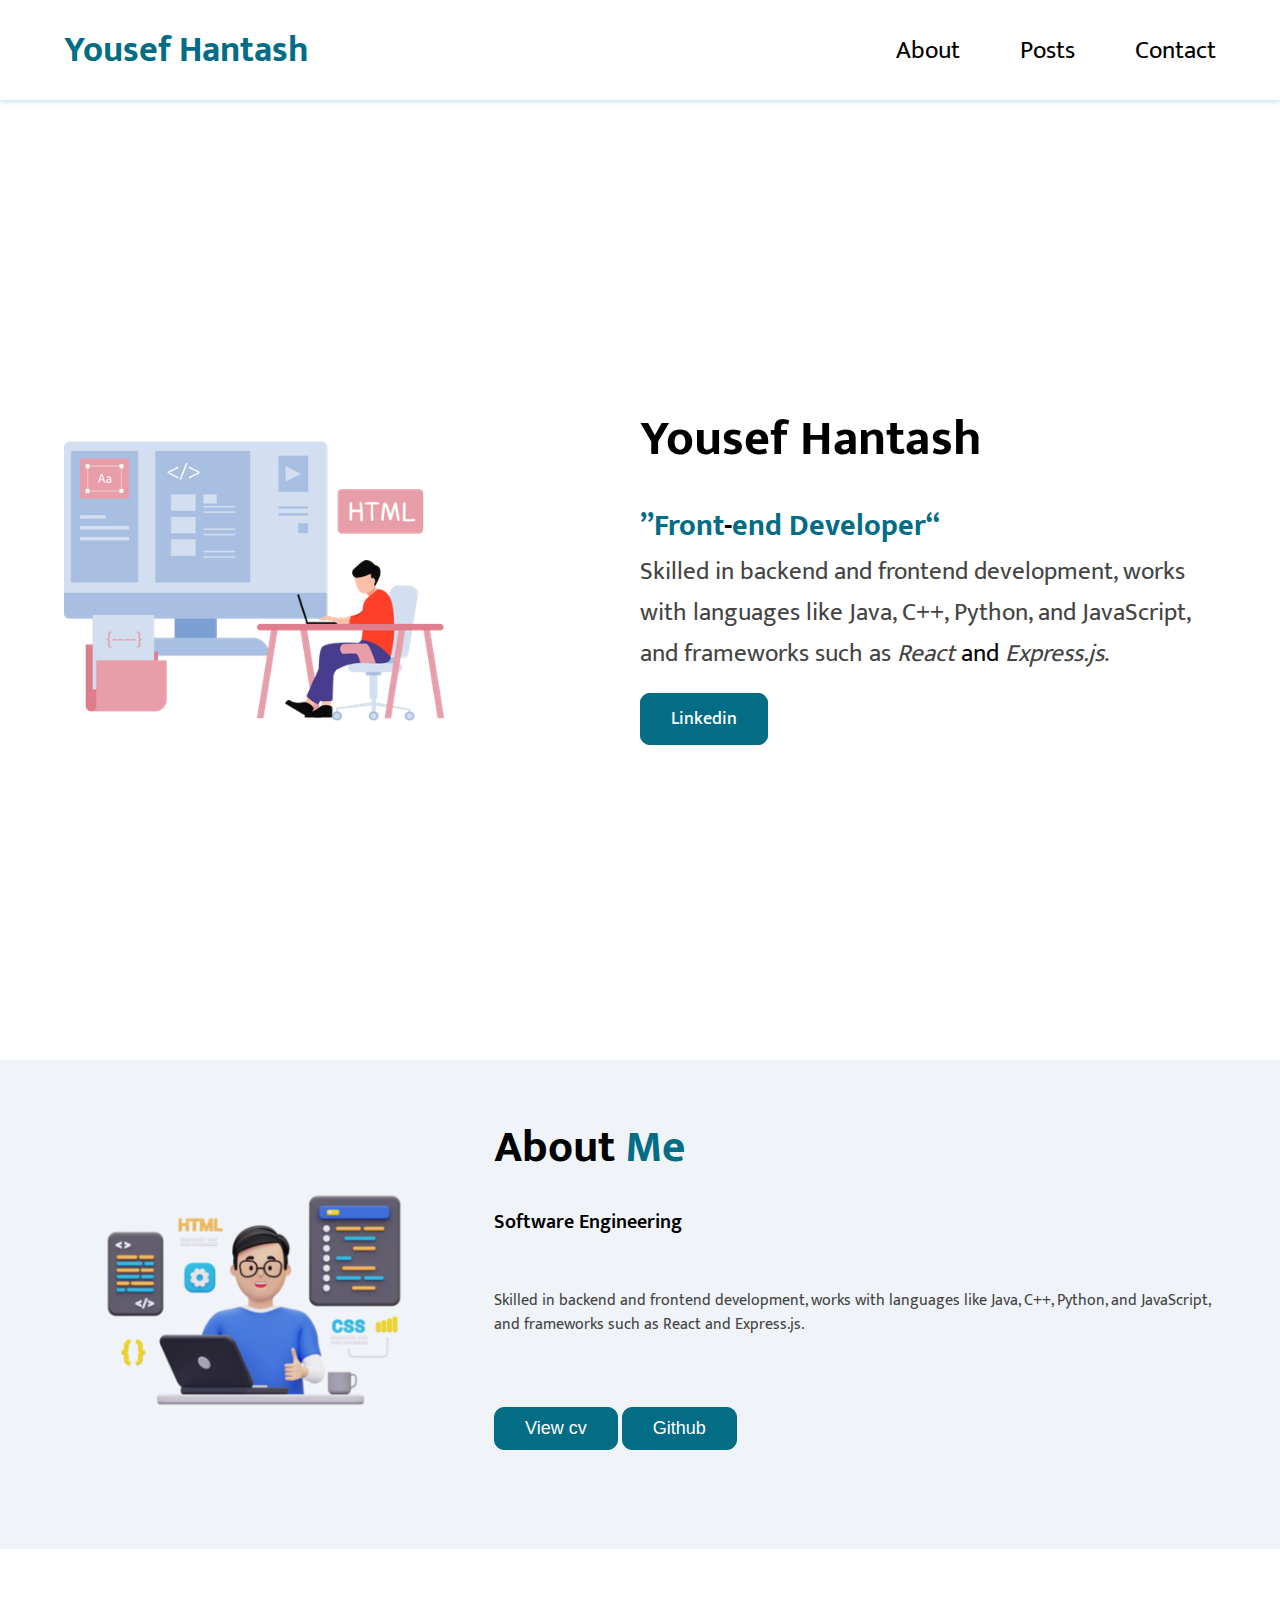
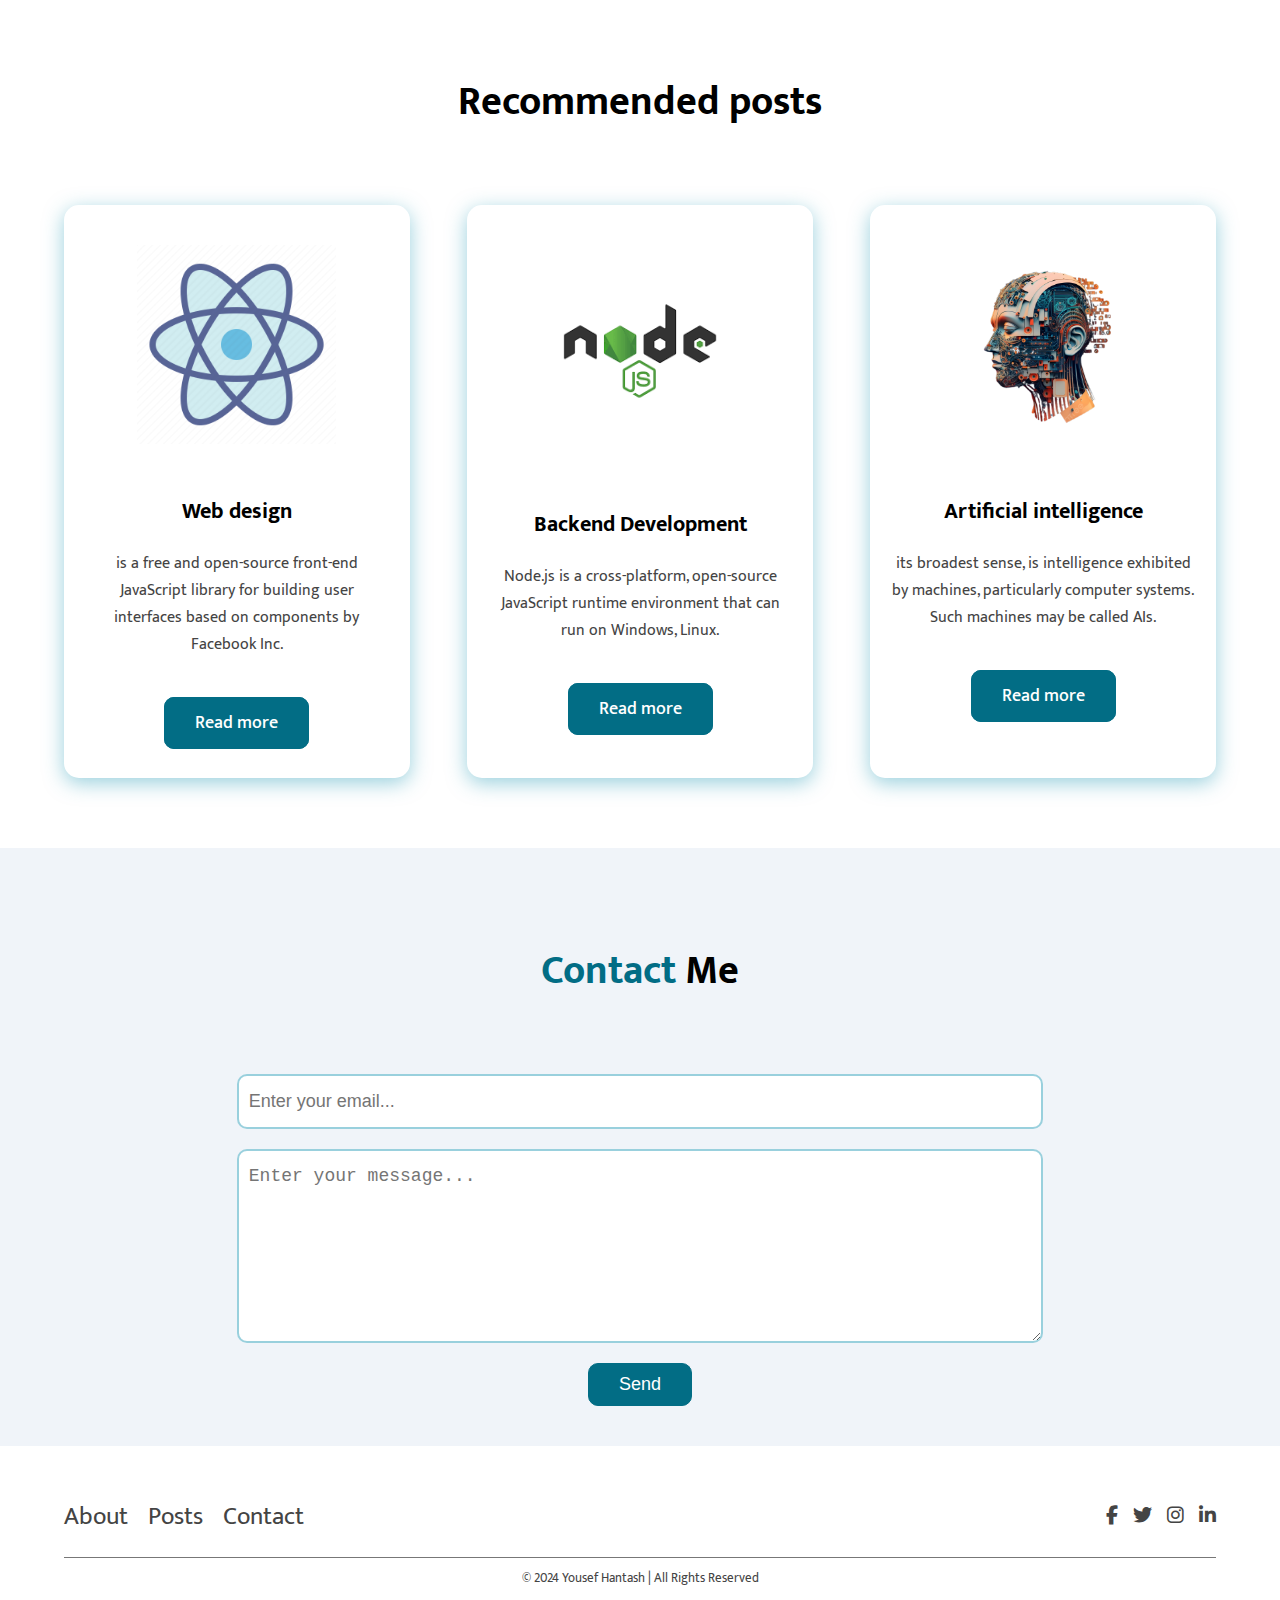
<file: index.html>
<!DOCTYPE html>
<html lang="ar">
  <head>
    <!--------- meta tags --------->
    <meta charset="UTF-8" />
    <meta name="viewport" content="width=device-width, initial-scale=1.0" />
    <!--------- title --------->
    <title>Yousef Hantash</title>
    <!--------- external css style --------->
    <link rel="stylesheet" href="css/main.css" />
    <!--------- google fonts --------->
    <link rel="preconnect" href="https://fonts.googleapis.com" />
    <link rel="preconnect" href="https://fonts.gstatic.com" crossorigin />
    <link
      href="https://fonts.googleapis.com/css2?family=Jost:ital,wght@0,100..900;1,100..900&family=Lato:ital,wght@0,100;0,300;0,400;0,700;0,900;1,100;1,300;1,400;1,700;1,900&family=Mukta:wght@200;300;400;500;600;700;800&family=Noto+Serif:ital,wght@0,100..900;1,100..900&display=swap"
      rel="stylesheet"
    />
    <!--------- fontawesome icons --------->
    <link
      rel="stylesheet"
      href="https://cdnjs.cloudflare.com/ajax/libs/font-awesome/6.6.0/css/all.min.css"
    />
  </head>
  <body>
    <!--------- header section --------->
    <div class="grid">
      <header>
        <nav class="container">
          <h1 class="logo">Yousef Hantash</h1>
          <i id="menu-bar" class="fa-solid fa-bars"></i>
          <div class="nav-bar-links">
            <a href="#">About</a>
            <a href="blog-post.html">Posts</a>
            <a href="#">Contact</a>
          </div>
        </nav>
      </header>
      <!--------- banner section --------->
      <div class="banner">
        <div class="container">
          <div class="banner-img">
            <img src="/assets/images/banner-img.webp" alt="banner" />
          </div>
          <div class="info">
            <h2>Yousef Hantash</h2>
            <h3><q>Front<span>-</span>end Developer</q></h3>
            <p>
              Skilled in backend and frontend development, works with languages
              like Java, C++, Python, and JavaScript, and frameworks such as
              <em>React</em>
              <span>and</span> <em>Express.js</em>.
            </p>
            <a
              href="https://www.linkedin.com/in/yousef-hantash-01a64b311"
              class="btn"
              >Linkedin</a
            >
          </div>
        </div>
      </div>
      <!--------- about section --------->
      <section class="about">
        <div class="container">
          <div class="about-img">
            <img src="assets/images/about.webp" alt="about" />
          </div>
          <div class="info">
            <h1>About <span>Me</span></h1>
            <h3>Software Engineering</h3>
            <p>
              Skilled in backend and frontend development, works with languages
              like Java, C++, Python, and JavaScript, and frameworks such as
              React and Express.js.
            </p>
            <div class="buttons">
              <button class="btn" type="button">View cv</button>
              <button class="btn" type="button">Github</button>
            </div>
          </div>
        </div>
      </section>
      <!--------- posts section --------->
      <section class="posts">
        <div class="container">
          <div class="title">
            <h1>Recommended posts</h1>
          </div>
          <div class="cards">
            <div class="card">
              <img src="assets/images/react.webp" alt="card" />
              <h3>Web design</h3>
              <p>
                is a free and open-source front-end JavaScript library for
                building user interfaces based on components by Facebook Inc.
              </p>
              <a href="blog-post.html" class="btn">Read more</a>
            </div>
            <div class="card">
              <img src="assets/images/node.png" alt="card" />
              <h3>Backend Development</h3>
              <p>
                Node.js is a cross-platform, open-source JavaScript runtime
                environment that can run on Windows, Linux.
              </p>
              <a href="blog-post.html" class="btn">Read more</a>
            </div>
            <div class="card">
              <img src="assets/images/ai.png" alt="card" />
              <h3>Artificial intelligence</h3>
              <p>
                its broadest sense, is intelligence exhibited by machines,
                particularly computer systems. Such machines may be called AIs.
              </p>
              <a href="blog-post.html" class="btn">Read more</a>
            </div>
          </div>
        </div>
      </section>
      <!--------- contact section --------->
      <section class="contact">
        <div class="container">
          <div class="title">
            <h1><span>Contact</span> Me</h1>
          </div>
          <form action="">
            <input type="email" placeholder="Enter your email..." />
            <textarea
              name=""
              cols="25"
              rows="8"
              placeholder="Enter your message..."
            ></textarea>
            <button class="btn">Send</button>
          </form>
        </div>
      </section>
      <!--------- footer section --------->
      <footer>
        <div class="container">
          <div class="footer-top">
            <div class="footer-links">
              <ul>
                <li><a href="#">About</a></li>
                <li><a href="blog-post.html">Posts</a></li>
                <li><a href="#">Contact</a></li>
              </ul>
            </div>
            <div class="footer-social">
              <a href="https://facebook.com"
                ><i class="fab fa-facebook-f"></i
              ></a>
              <a href="https://twitter.com"><i class="fab fa-twitter"></i></a>
              <a href="https://instagram.com"
                ><i class="fab fa-instagram"></i
              ></a>
              <a href="https://linkedin.com"
                ><i class="fab fa-linkedin-in"></i
              ></a>
            </div>
          </div>
          <div class="footer-bottom">
            &copy; 2024 Yousef Hantash | All Rights Reserved
          </div>
        </div>
      </footer>
    </div>
    <!--------- External JavaScript --------->
    <script src="js/script.js"></script>
  </body>
</html>
</file>
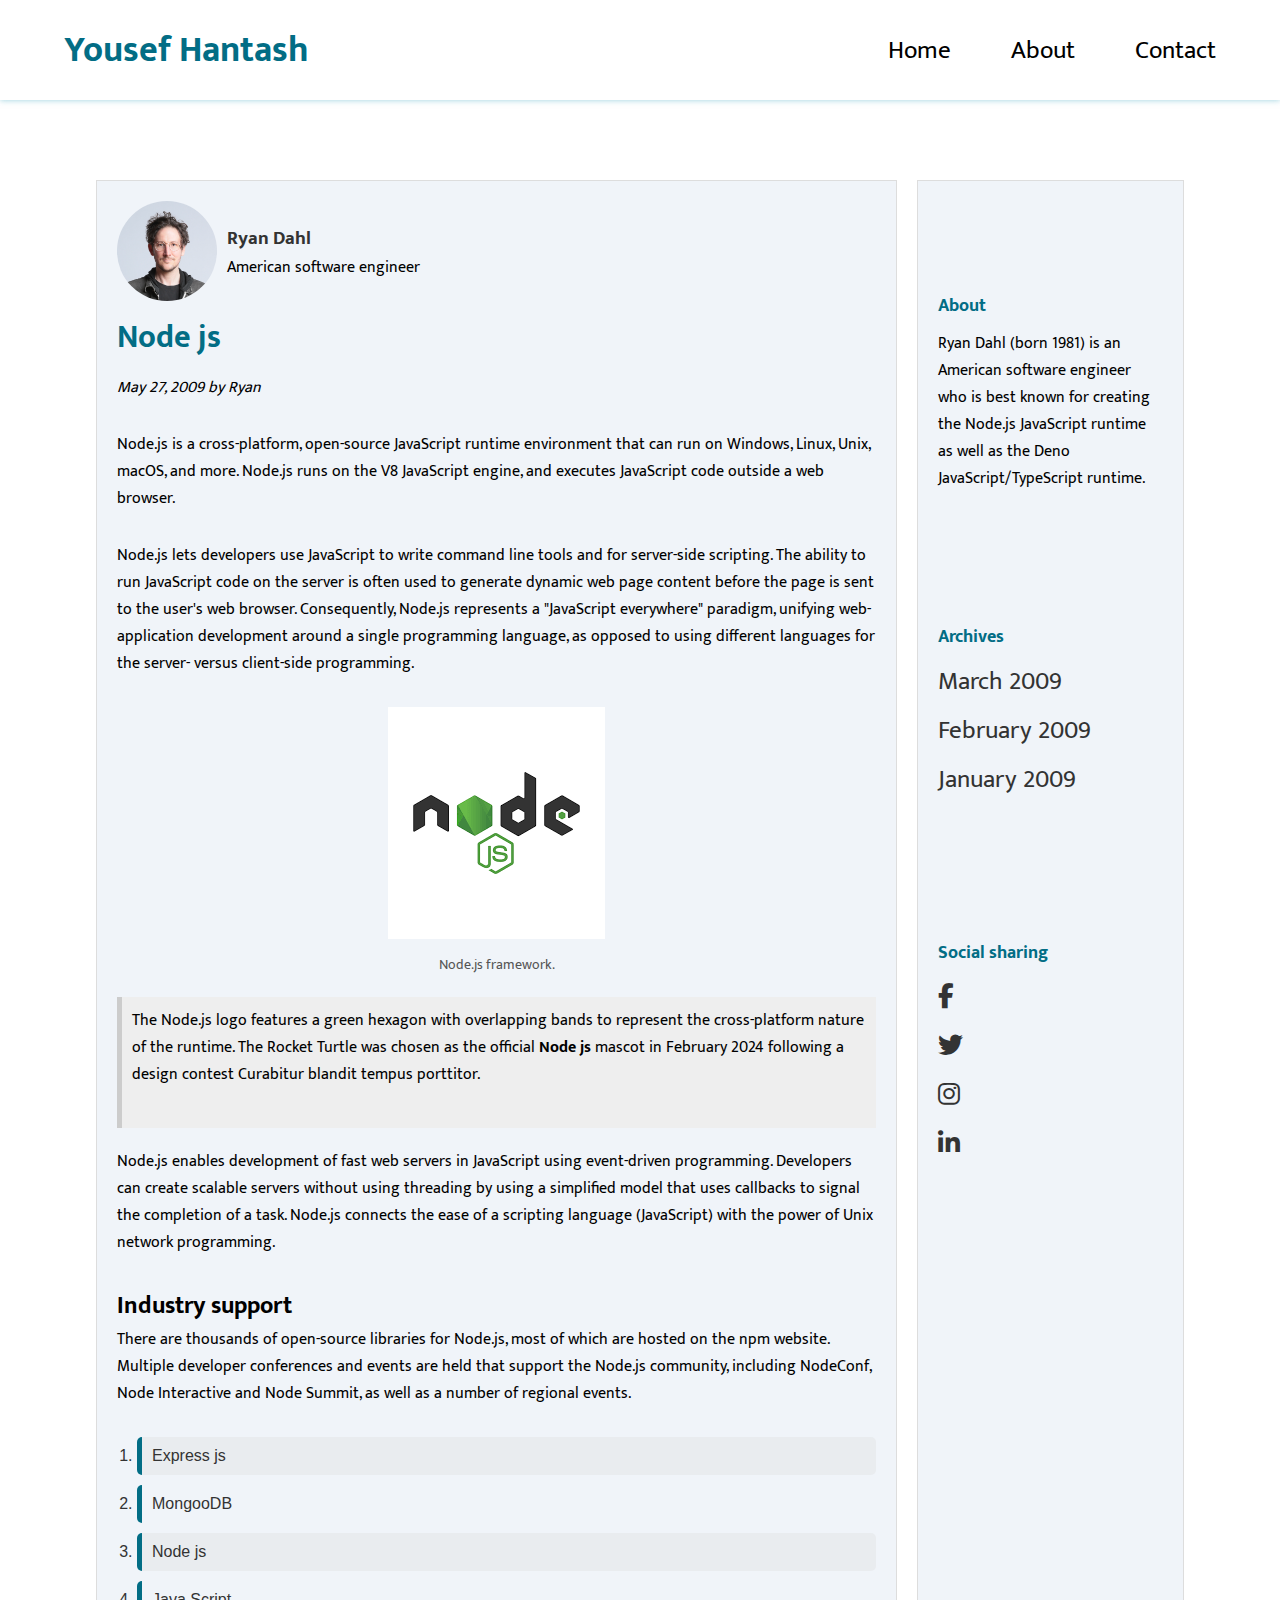
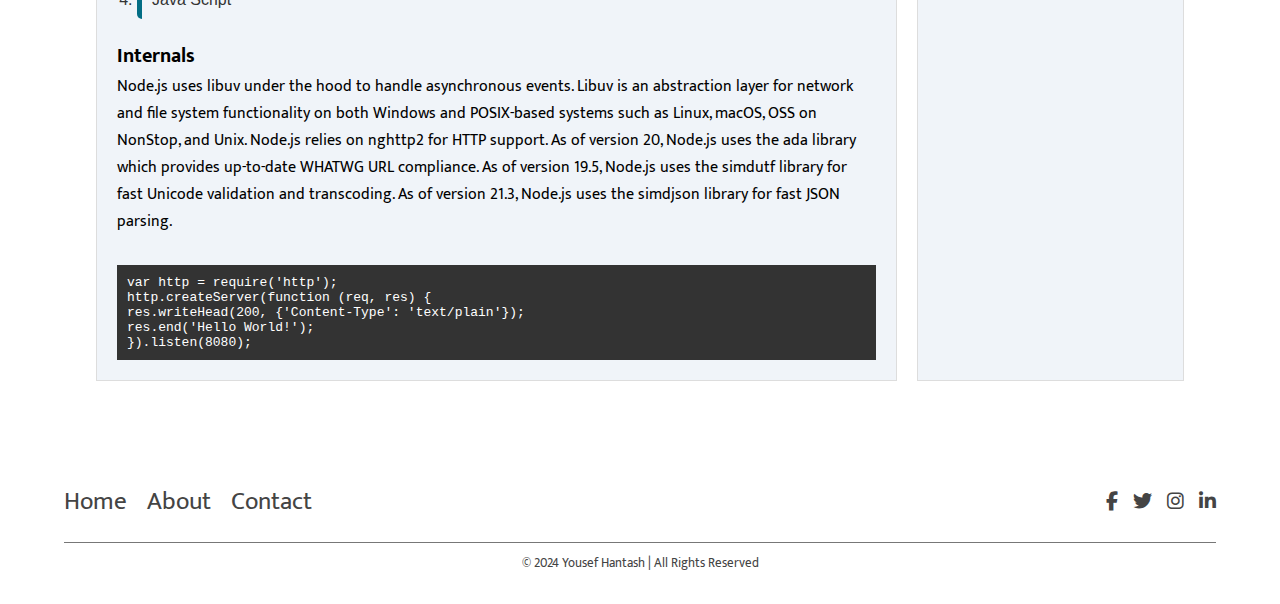
<file: blog-post.html>
<!DOCTYPE html>
<html lang="ar">
  <head>
    <!--------- meta tags --------->
    <meta charset="UTF-8" />
    <meta name="viewport" content="width=device-width, initial-scale=1.0" />
    <title>Recommended Posts</title>
    <!--------- external css style --------->
    <link rel="stylesheet" href="css/main.css" />
    <!--------- google fonts --------->
    <link rel="preconnect" href="https://fonts.googleapis.com" />
    <link rel="preconnect" href="https://fonts.gstatic.com" crossorigin />
    <link
      href="https://fonts.googleapis.com/css2?family=Jost:ital,wght@0,100..900;1,100..900&family=Lato:ital,wght@0,100;0,300;0,400;0,700;0,900;1,100;1,300;1,400;1,700;1,900&family=Mukta:wght@200;300;400;500;600;700;800&family=Noto+Serif:ital,wght@0,100..900;1,100..900&display=swap"
      rel="stylesheet"
    />
    <!--------- fontawesome icons --------->
    <link
      rel="stylesheet"
      href="https://cdnjs.cloudflare.com/ajax/libs/font-awesome/6.6.0/css/all.min.css"
    />
  </head>
  <body>
    <div class="grid-container">
      <!--------- header section --------->
      <header>
        <nav class="container">
          <h1 class="logo">Yousef Hantash</h1>
          <i id="menu-bar" class="fa-solid fa-bars"></i>
          <div class="nav-bar-links">
            <a href="index.html">Home</a>
            <a href="#">About</a>
            <a href="#">Contact</a>
          </div>
        </nav>
      </header>
      <!--------- post section --------->
      <div class="post-container">
        <div class="main-content">
          <div class="author-info">
            <img
              src="assets/images/Dahl_Ryan.png"
              alt="Author's Name"
              class="author-image"
            />
            <div class="bio">
              <p class="author-name">Ryan Dahl</p>
              <p>American software engineer</p>
            </div>
          </div>
          <!--------- article section --------->
          <article>
            <h1>Node js</h1>
            <p>
              <em>May 27, 2009 by Ryan</em>
            </p>
            <p>
              Node.js is a cross-platform, open-source JavaScript runtime
              environment that can run on Windows, Linux, Unix, macOS, and more.
              Node.js runs on the V8 JavaScript engine, and executes JavaScript
              code outside a web browser.
            </p>
            <p>
              Node.js lets developers use JavaScript to write command line tools
              and for server-side scripting. The ability to run JavaScript code
              on the server is often used to generate dynamic web page content
              before the page is sent to the user's web browser. Consequently,
              Node.js represents a "JavaScript everywhere" paradigm, unifying
              web-application development around a single programming language,
              as opposed to using different languages for the server- versus
              client-side programming.
            </p>
            <figure class="centered-image">
              <img src="assets/images/node.png" alt="node" />
              <figcaption>Node.js framework.</figcaption>
            </figure>
            <blockquote>
              <p>
                The Node.js logo features a green hexagon with overlapping bands
                to represent the cross-platform nature of the runtime. The
                Rocket Turtle was chosen as the official
                <strong>Node js</strong> mascot in February 2024 following a
                design contest Curabitur blandit tempus porttitor.
              </p>
            </blockquote>
            <p>
              Node.js enables development of fast web servers in JavaScript
              using event-driven programming. Developers can create scalable
              servers without using threading by using a simplified model that
              uses callbacks to signal the completion of a task. Node.js
              connects the ease of a scripting language (JavaScript) with the
              power of Unix network programming.
            </p>
            <h2>Industry support</h2>
            <p>
              There are thousands of open-source libraries for Node.js, most of
              which are hosted on the npm website. Multiple developer
              conferences and events are held that support the Node.js
              community, including NodeConf, Node Interactive and Node Summit,
              as well as a number of regional events.
            </p>
            <ol>
              <li>Express js</li>
              <li>MongooDB</li>
              <li>Node js</li>
              <li>Java Script</li>
            </ol>
            <h3>Internals</h3>
            <p>
              Node.js uses libuv under the hood to handle asynchronous events.
              Libuv is an abstraction layer for network and file system
              functionality on both Windows and POSIX-based systems such as
              Linux, macOS, OSS on NonStop, and Unix. Node.js relies on nghttp2
              for HTTP support. As of version 20, Node.js uses the ada library
              which provides up-to-date WHATWG URL compliance. As of version
              19.5, Node.js uses the simdutf library for fast Unicode validation
              and transcoding. As of version 21.3, Node.js uses the simdjson
              library for fast JSON parsing.
            </p>
            <pre><code>var http = require('http');
http.createServer(function (req, res) {
res.writeHead(200, {'Content-Type': 'text/plain'});
res.end('Hello World!');
}).listen(8080);</code></pre>
          </article>
        </div>
        <!--------- sidebar section --------->
        <aside class="sidebar">
          <section class="about-side">
            <h4>About</h4>
            <p>
              Ryan Dahl (born 1981) is an American software engineer who is best
              known for creating the Node.js JavaScript runtime as well as the
              Deno JavaScript/TypeScript runtime.
            </p>
          </section>
          <section class="archives-side">
            <h4>Archives</h4>
            <ul>
              <li><a href="#">March 2009</a></li>
              <li><a href="#">February 2009</a></li>
              <li><a href="#">January 2009</a></li>
            </ul>
          </section>
          <section class="social-side">
            <h4>Social sharing</h4>
            <ul>
              <li>
                <a href="https://facebook.com"
                  ><i class="fab fa-facebook-f"></i
                ></a>
              </li>
              <li>
                <a href="https://twitter.com"><i class="fab fa-twitter"></i></a>
              </li>
              <li>
                <a href="https://instagram.com"
                  ><i class="fab fa-instagram"></i
                ></a>
              </li>
              <li>
                <a href="https://linkedin.com"
                  ><i class="fab fa-linkedin-in"></i
                ></a>
              </li>
            </ul>
          </section>
        </aside>
      </div>
      <footer>
        <div class="container">
          <div class="footer-top">
            <div class="footer-links">
              <ul>
                <li><a href="index.html">Home</a></li>
                <li><a href="#">About</a></li>
                <li><a href="#">Contact</a></li>
              </ul>
            </div>
            <div class="footer-social">
              <a href="https://facebook.com"
                ><i class="fab fa-facebook-f"></i
              ></a>
              <a href="https://twitter.com"><i class="fab fa-twitter"></i></a>
              <a href="https://instagram.com"
                ><i class="fab fa-instagram"></i
              ></a>
              <a href="https://linkedin.com"
                ><i class="fab fa-linkedin-in"></i
              ></a>
            </div>
          </div>
          <div class="footer-bottom">
            &copy; 2024 Yousef Hantash | All Rights Reserved
          </div>
        </div>
      </footer>
      <!--------- External JavaScript --------->
      <script src="js/script.js"></script>
    </div>
  </body>
</html>
</file>
<file: css/main.css>
/* importing style */

@import url("structure.css");
@import url("elements.css");
@import url("homeStyle.css");
@import url("postStyle.css");
@import url("media.css");
</file>
